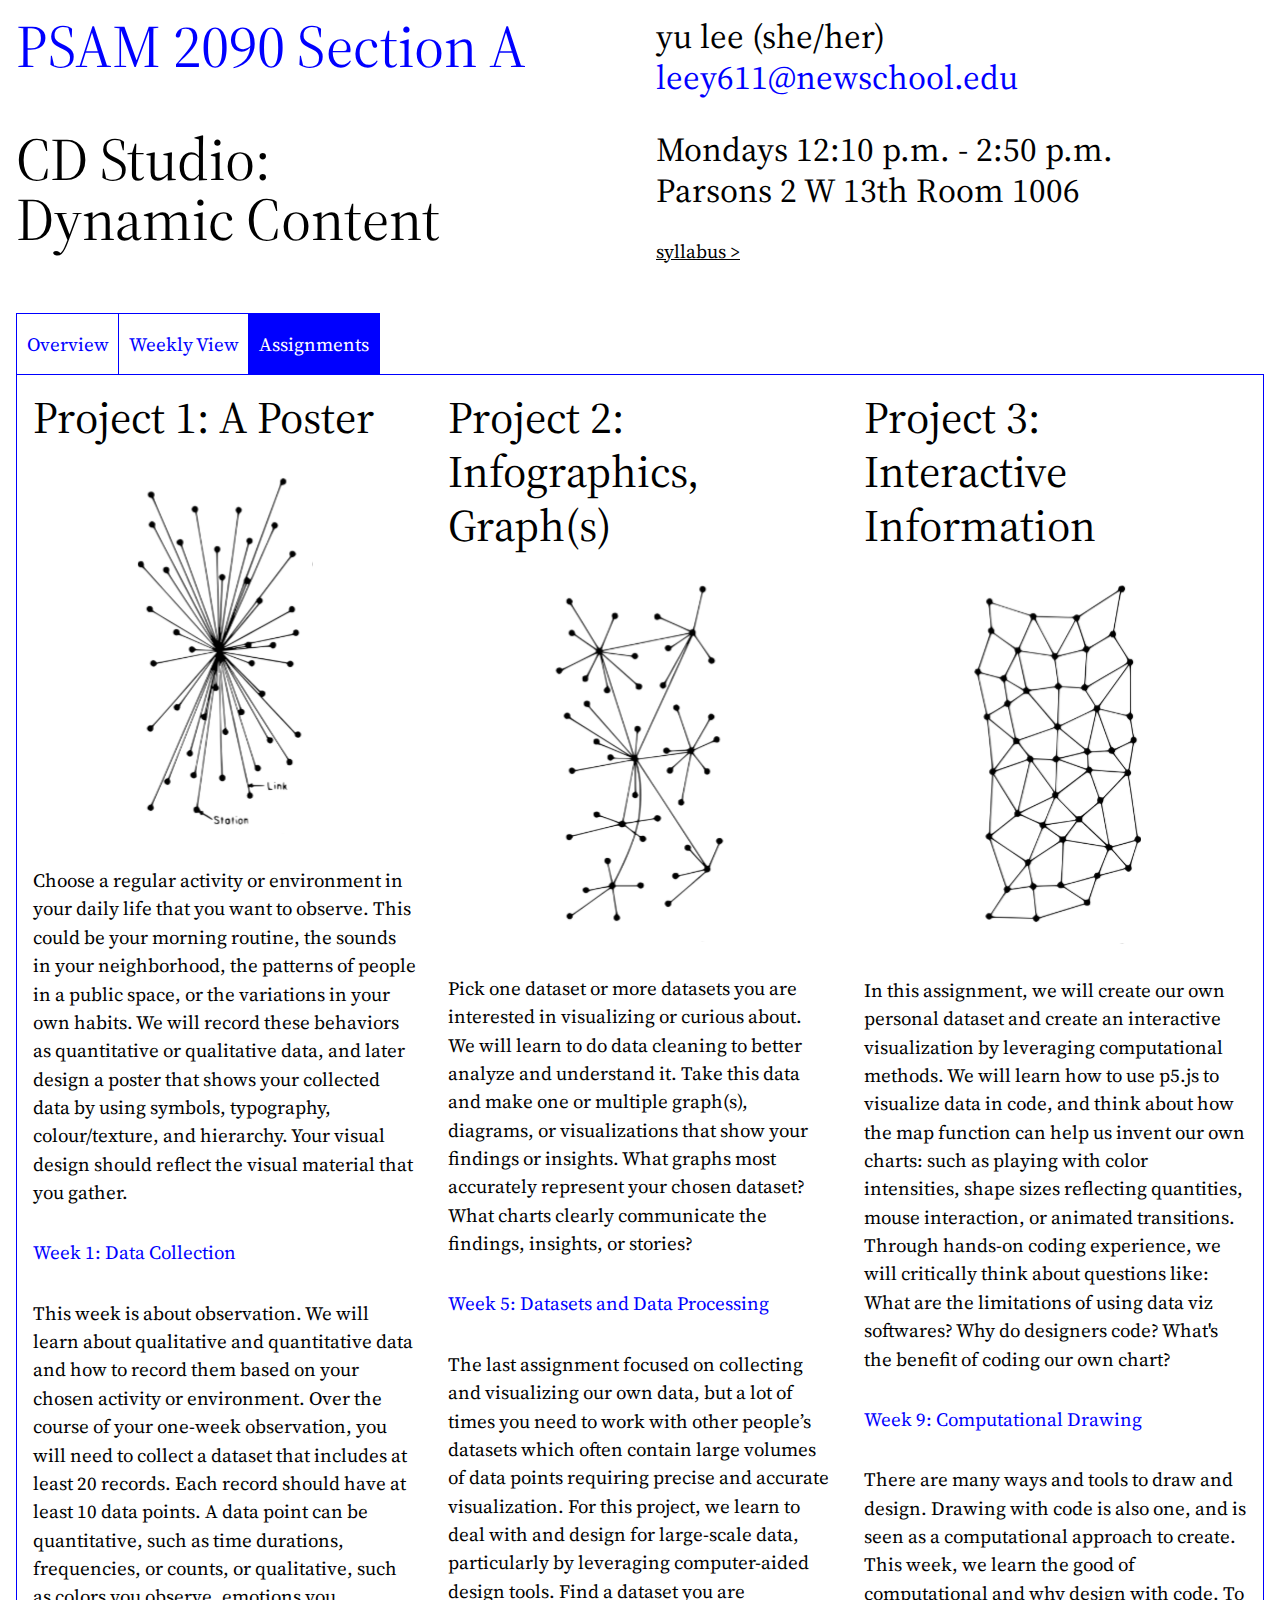
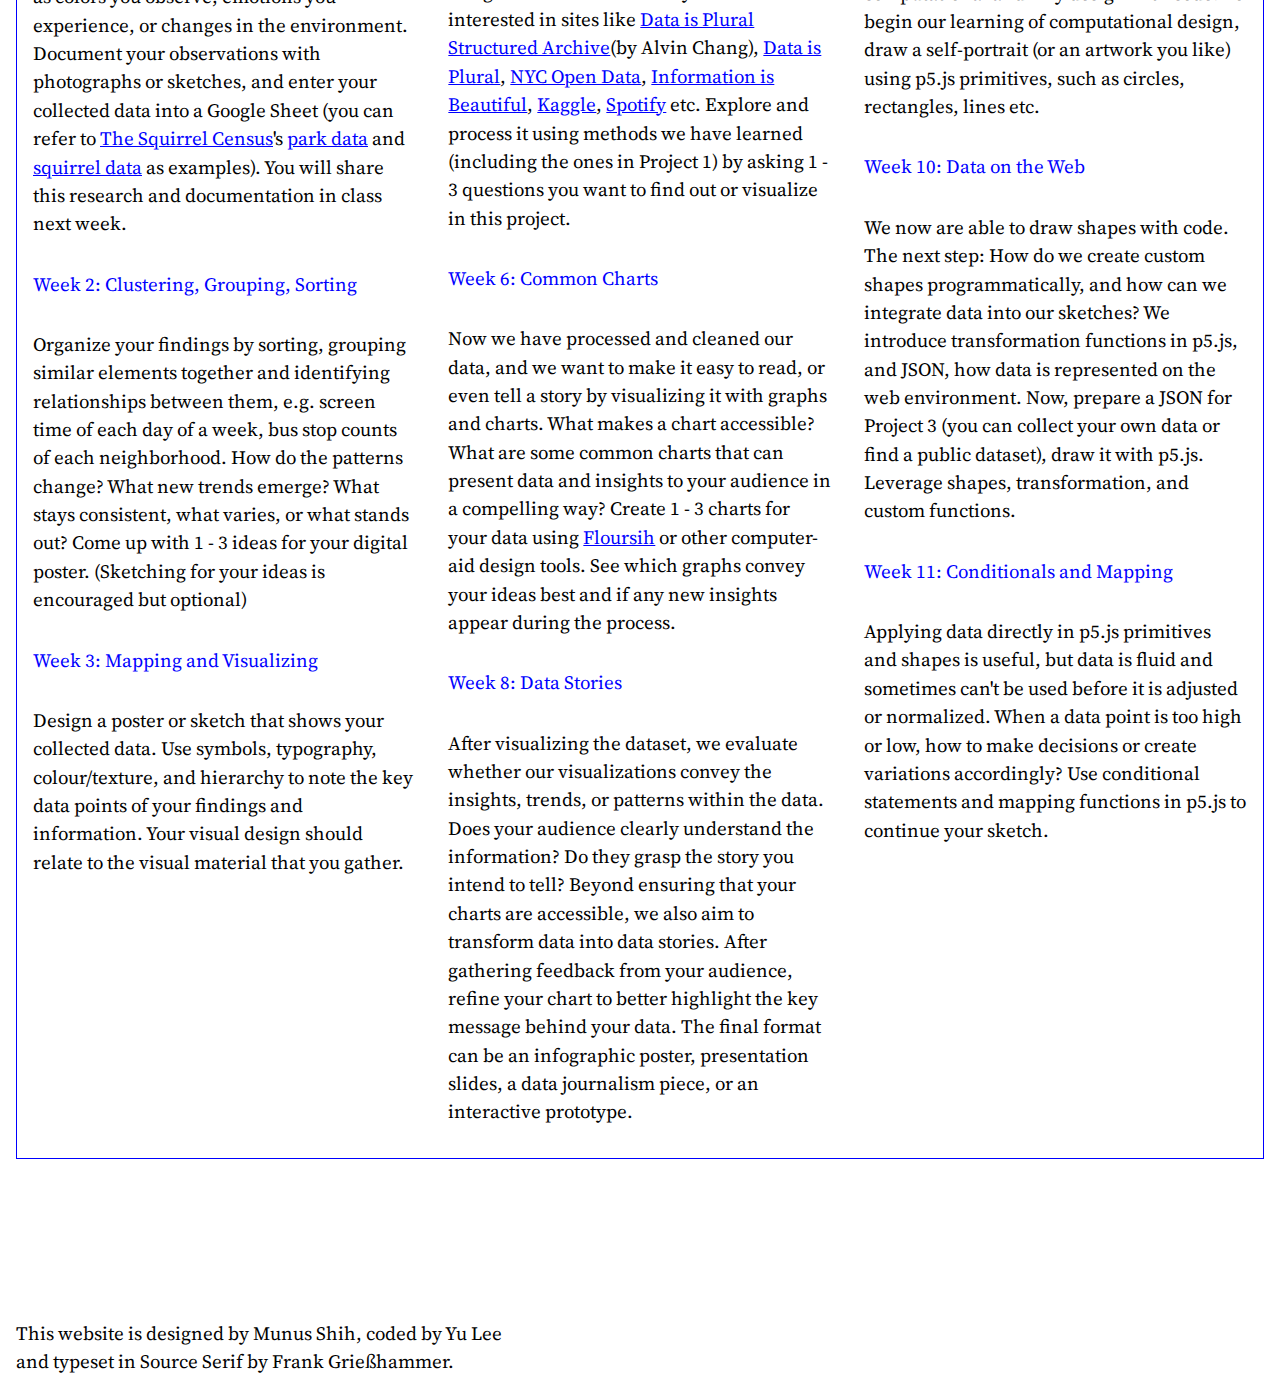
<file: assignments.html>
<!DOCTYPE html>
<html lang="en">
<head>
    <meta charset="UTF-8">
    <meta name="viewport" content="width=device-width, initial-scale=1.0">
    <title>CD Studio: Dynamic Content</title>
    <link rel="icon" type="image/png" href="assets/favicon-96x96.png" sizes="96x96" />
    <link rel="icon" type="image/svg+xml" href="assets/favicon.svg" />
    <link rel="shortcut icon" href="assets/favicon.ico" />
    <link rel="apple-touch-icon" sizes="180x180" href="assets/apple-touch-icon.png" />
    <link rel="manifest" href="/site.webmanifest" />
    <link rel="stylesheet" href="reset.css">
    <link rel="stylesheet" href="styles.css">
</head>
<body>
    <main>
        <header id="info">
            <h2>PSAM 2090 Section A</h2>
            <h1>CD Studio: <br>Dynamic Content</h1>
            <div id="instructor">
                <p>yu lee (she/her)</p>
                <a href="mailto:leey611@newschool.edu" id="email">leey611@newschool.edu</a>
            </div>
            <div id="time">
                <p>Mondays 12:10 p.m. - 2:50 p.m.</p>
                <p id="address">Parsons 2 W 13th Room 1006</p>
                <a href="https://docs.google.com/document/d/1y1c_8YMqfOzJYSxw1i95vxDiTRc-sXv1wdrUGvTXbMs/edit?usp=sharing" id="syllabus" target="_blank">syllabus &#62;</a>
            </div>
        </header>
        <section id="navigation">
            <nav>
                <ul>
                    <li id="overview-tab" ><a href="index.html">Overview</a></li>
                    <li id="weekly-view-tab"><a href="weeks.html">Weekly View</a></li>
                    <li id="assignments-tab"><a href="#" class="current-tab">Assignments</a></li>
                </ul>
            </nav>
            <div id="assignments">
                <div>
                    <h3>Project 1: A Poster</h3>
                    <img src="assets/project1.svg" alt="">
                    <p>Choose a regular activity or environment in your daily life that you want to observe. This could be your morning routine, the sounds in your neighborhood, the patterns of people in a public space, or the variations in your own habits. We will record these behaviors as quantitative or qualitative data, and later design a poster that shows your collected data by using symbols, typography, colour/texture, and hierarchy. Your visual design should reflect the visual material that you gather.</p>
                    <p id="project1-1"><strong>Week 1: Data Collection</strong></p>
                    <p>This week is about observation. We will learn about qualitative and quantitative data and how to record them based on your chosen activity or environment. Over the course of your one-week observation, you will need to collect a dataset that includes at least 20 records. Each record should have at least 10 data points. A data point can be quantitative, such as time durations, frequencies, or counts, or qualitative, such as colors you observe, emotions you experience, or changes in the environment. Document your observations with photographs or sketches, and enter your collected data into a Google Sheet (you can refer to <a href="https://www.thesquirrelcensus.com/data" target="_blank">The Squirrel Census</a>'s <a href="https://www.dropbox.com/scl/fi/7hf5i33slsr5z44c3eues/park-data.csv?rlkey=qfk9bitznqjhxemrqoyrtcdje&e=1&dl=0" target="_blank">park data</a> and <a href="https://www.dropbox.com/scl/fi/is2yaa5gz1of32xo1xwvd/squirrel-data.csv?rlkey=sao5wj2tqd98nzs6rsi5k7ot6&e=1&dl=0" target="_blank">squirrel data</a> as examples). You will share this research and documentation in class next week.</p>
                    <p id="project1-2"><strong>Week 2: Clustering, Grouping, Sorting</strong></p>
                    <p>Organize your findings by sorting, grouping similar elements together and identifying relationships between them, e.g. screen time of each day of a week, bus stop counts of each neighborhood. How do the patterns change? What new trends emerge? What stays consistent, what varies, or what stands out? Come up with 1 - 3 ideas for your digital poster. (Sketching for your ideas is encouraged but optional)</p>
                    <p id="project1-3"><strong>Week 3: Mapping and Visualizing</strong></p>
                    <p>Design a poster or sketch that shows your collected data. Use symbols, typography, colour/texture, and hierarchy to note the key data points of your findings and information. Your visual design should relate to the visual material that you gather.</p>
                </div>
                <div>
                    <h3>Project 2: <br> Infographics, Graph(s)</h3>
                    <img src="assets/project2.svg" alt="">
                    <p>Pick one dataset or more datasets you are interested in visualizing or curious about. We will learn to do data cleaning to better analyze and understand it. Take this data and make one or multiple graph(s), diagrams, or visualizations that show your findings or insights. What graphs most accurately represent your chosen dataset? What charts clearly communicate the findings, insights, or stories?</p>
                    <p id="project2-1"><strong>Week 5: Datasets and Data Processing</strong></p>
                    <p>The last assignment focused on collecting and visualizing our own data, but a lot of times you need to work with other people’s datasets which often contain large volumes of data points requiring precise and accurate visualization. For this project, we learn to deal with and design for large-scale data, particularly by leveraging computer-aided design tools. Find a dataset you are interested in sites like <a href="https://docs.google.com/spreadsheets/d/1wZhPLMCHKJvwOkP4juclhjFgqIY8fQFMemwKL2c64vk/edit?gid=0#gid=0" target="_blank">Data is Plural Structured Archive</a>(by Alvin Chang), <a href="https://www.data-is-plural.com/archive/" target="_blank">Data is Plural</a>, <a href="https://opendata.cityofnewyork.us/data/" target="_blank">NYC Open Data</a>, <a href="https://informationisbeautiful.net/data/" target="_blank">Information is Beautiful</a>, <a href="https://www.kaggle.com/datasets" target="_blank">Kaggle</a>, <a href="https://www.spotify.com/us/account/privacy/?flow_ctx=b0759e4b-56ba-4143-9cb3-fc61e0a7ebe8%3A1723159053" target="_blank">Spotify</a> etc. Explore and process it using methods we have learned (including the ones in Project 1) by asking 1 - 3 questions you want to find out or visualize in this project.</p>
                    <p id="project2-2"><strong>Week 6: Common Charts</strong></p>
                    <p>Now we have processed and cleaned our data, and we want to make it easy to read, or even tell a story by visualizing it with graphs and charts. What makes a chart accessible? What are some common charts that can present data and insights to your audience in a compelling way? Create 1 - 3 charts for your data using <a href="https://flourish.studio/" target="_blank">Floursih</a> or other computer-aid design tools. See which graphs convey your ideas best and if any new insights appear during the process.</p>
                    <p id="project2-3"><strong>Week 8: Data Stories</strong></p>
                    <p>After visualizing the dataset, we evaluate whether our visualizations convey the insights, trends, or patterns within the data. Does your audience clearly understand the information? Do they grasp the story you intend to tell? Beyond ensuring that your charts are accessible, we also aim to transform data into data stories. After gathering feedback from your audience, refine your chart to better highlight the key message behind your data. The final format can be an infographic poster, presentation slides, a data journalism piece, or an interactive prototype.</p>
                </div>
                <div>
                    <h3>Project 3: <br> Interactive Information</h3>
                    <img src="assets/project3.svg" alt="">
                    <p>In this assignment, we will create our own personal dataset and create an interactive visualization by leveraging computational methods. We will learn how to use p5.js to visualize data in code, and think about how the map function can help us invent our own charts: such as playing with color intensities, shape sizes reflecting quantities, mouse interaction, or animated transitions. Through hands-on coding experience, we will critically think about questions like: What are the limitations of using data viz softwares? Why do designers code? What's the benefit of coding our own chart?</p>
                    <p id="project3-1"><strong>Week 9: Computational Drawing</strong></p>
                    <p>There are many ways and tools to draw and design. Drawing with code is also one, and is seen as a computational approach to create. This week, we learn the good of computational and why design with code. To begin our learning of computational design, draw a self-portrait (or an artwork you like) using p5.js primitives, such as circles, rectangles, lines etc.</p>
                    <p id="project3-2"><strong>Week 10: Data on the Web</strong></p>
                    <p>We now are able to draw shapes with code. The next step: How do we create custom shapes programmatically, and how can we integrate data into our sketches? We introduce transformation functions in p5.js, and JSON, how data is represented on the web environment. Now, prepare a JSON for Project 3 (you can collect your own data or find a public dataset), draw it with p5.js. Leverage shapes, transformation, and custom functions.</p>
                    <p id="project3-3"><strong>Week 11: Conditionals and Mapping</strong></p>
                    <p>Applying data directly in p5.js primitives and shapes is useful, but data is fluid and sometimes can't be used before it is adjusted or normalized. When a data point is too high or low, how to make decisions or create variations accordingly? Use conditional statements and mapping functions in p5.js to continue your sketch.</p>
                    <!-- <p><strong>Week 1: Data Collection</strong></p>
                    <p>This week is about observation. We learn about qualitative and quantitative data and how to record them based on your chosen environment. Over the course of your one week observation, you will need to collect at least two datasets. One quantitative: for example, time durations, frequencies, or counts. One qualitative: colors you observe, emotions you experience, or changes in environment. Each dataset should have at least 10 data points. Document your observations with photographs or sketches, and enter your collected data on a google sheet. You will share this research and documentation in class next week.</p>
                    <p><strong>Week 2: Clustering, Grouping, Categorizing</strong></p>
                    <p>Next: select a different scale of the same type of activity or environment. If you tracked your morning routine, look at your entire day. If you observe your neighborhood, expand to your entire borough. Gather 10 more pieces of data about this larger scope. Organize your findings by grouping similar elements together and identifying relationships between them, e.g. screen time each day of a week, bus stop counts of each neighborhood. How do patterns change? What new variables emerge? What stays consistent and what varies?</p> -->
                </div>
            </div>
        </section>

        <footer>
            <p>This website is designed by Munus Shih, coded by Yu Lee and typeset in Source Serif by Frank Grießhammer.</p>
        </footer>
    </main>
</body>
</html>
</file>
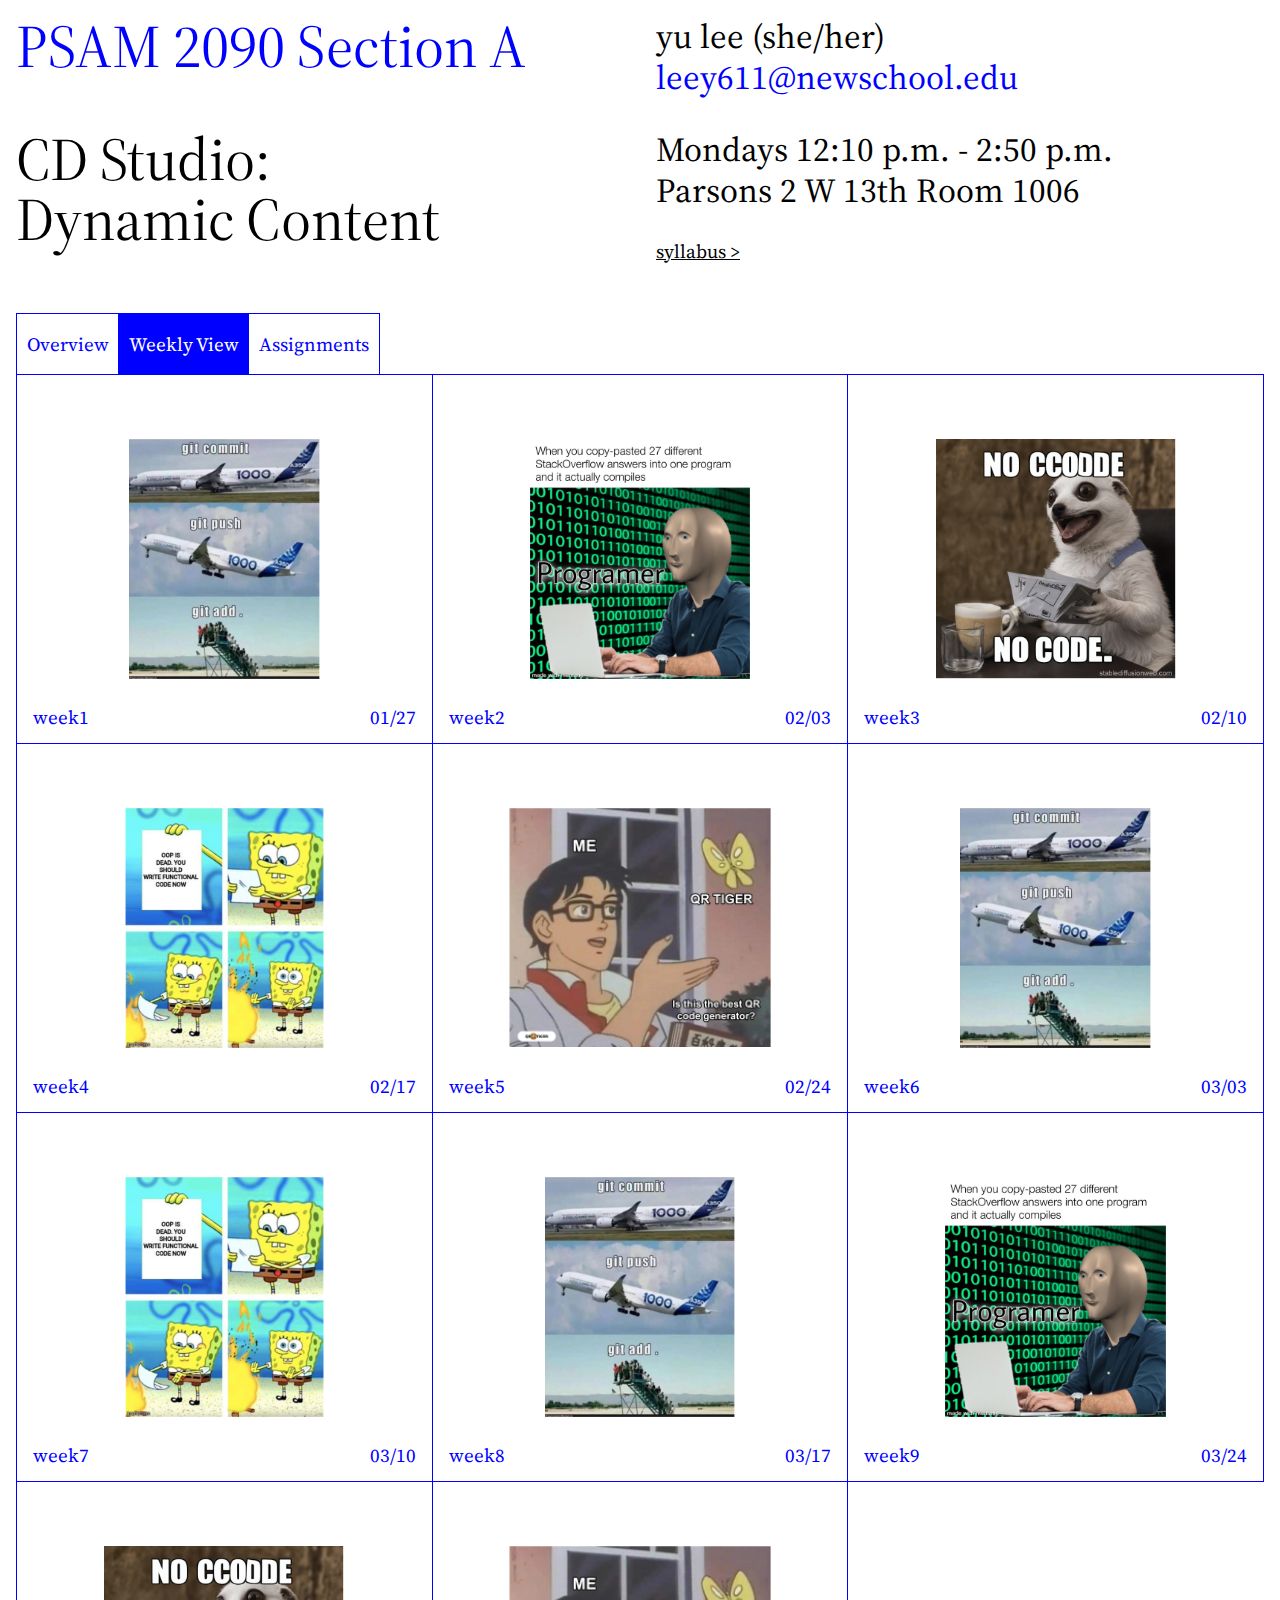
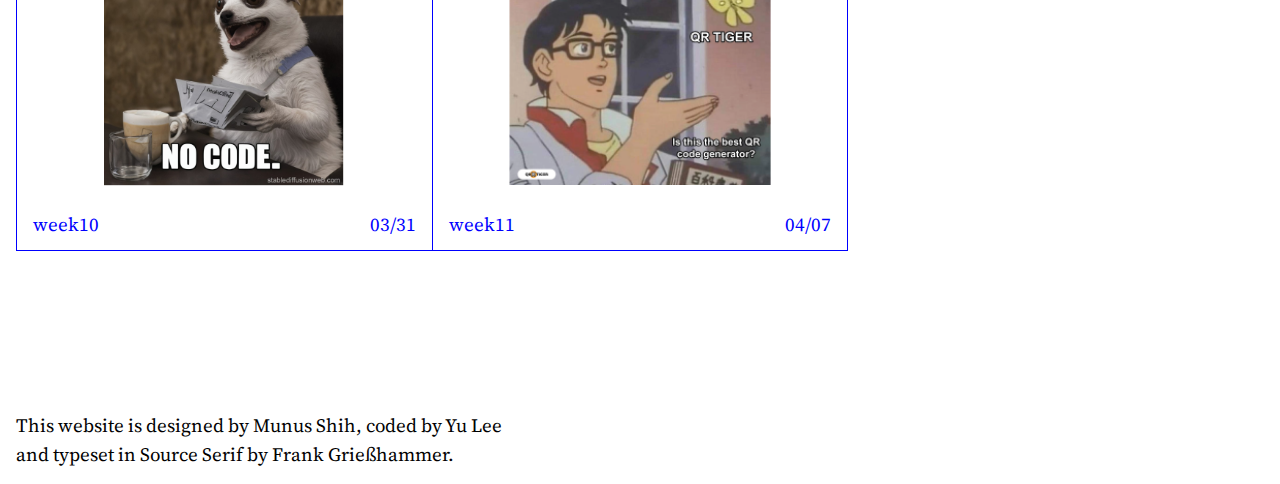
<file: weeks.html>
<!DOCTYPE html>
<html lang="en">
<head>
    <meta charset="UTF-8">
    <meta name="viewport" content="width=device-width, initial-scale=1.0">
    <title>CD Studio: Dynamic Content</title>
    <link rel="icon" type="image/png" href="assets/favicon-96x96.png" sizes="96x96" />
    <link rel="icon" type="image/svg+xml" href="assets/favicon.svg" />
    <link rel="shortcut icon" href="assets/favicon.ico" />
    <link rel="apple-touch-icon" sizes="180x180" href="assets/apple-touch-icon.png" />
    <link rel="manifest" href="/site.webmanifest" />
    <link rel="stylesheet" href="reset.css">
    <link rel="stylesheet" href="styles.css">
</head>
<body>
    <main>
        <header id="info">
            <h2>PSAM 2090 Section A</h2>
            <h1>CD Studio: <br>Dynamic Content</h1>
            <div id="instructor">
                <p>yu lee (she/her)</p>
                <a href="mailto:leey611@newschool.edu" id="email">leey611@newschool.edu</a>
            </div>
            <div id="time">
                <p>Mondays 12:10 p.m. - 2:50 p.m.</p>
                <p id="address">Parsons 2 W 13th Room 1006</p>
                <a href="https://docs.google.com/document/d/1y1c_8YMqfOzJYSxw1i95vxDiTRc-sXv1wdrUGvTXbMs/edit?usp=sharing" id="syllabus" target="_blank">syllabus &#62;</a>
            </div>
        </header>
        <section id="navigation">
            <nav>
                <ul>
                    <li id="overview-tab" ><a href="index.html">Overview</a></li>
                    <li id="weekly-view-tab"><a href="#" class="current-tab">Weekly View</a></li>
                    <li id="assignments-tab"><a href="assignments.html" >Assignments</a></li>
                </ul>
            </nav>
            <div id="weeks">
                <details>
                    <summary>
                        <img src="assets/git_meme.png" alt="git as meme">
                        <div class="week">
                            <p>week1</p>
                            <p>01/27</p>
                        </div>
                    </summary>
                    <div>
                        <p class="slides">~<a href="https://docs.google.com/presentation/d/1rbNllyqMU89b8b0dGcTAnKH8GtHs-7mRggcwijgVIEU/edit?usp=sharing" target="_blank">slides</a>~</p>
                        <ol>
                            <li>
                                Agenda
                                <ul>
                                    <li>Syllabus</li>
                                    <li>Introductions</li>
                                    <li>Lecture: what is data?</li>
                                </ul>
                            </li>
                            
                            <li>
                                Assignment
                                <ul>
                                    <li><a href="assignments.html#project1-1">Project 1.1 Data Collection</a></li>
                                </ul>
                            </li>  
                            <li>
                                Readings
                                <ul>
                                    <li><p><a href="https://giorgialupi.com/data-humanism-my-manifesto-for-a-new-data-wold" target="_blank">Data Humanism</a> by Giorgia Lupi</p></li>
                                    <li><p><a href="https://raley.english.ucsb.edu/wp-content/Engl800/RawData-excerpts.pdf" target="_blank">Raw Data Is An Oxymoron</a> by Lisa Gitelman</p></li>
                                    <li><p>Optional: <a href="https://search.library.newschool.edu/discovery/fulldisplay?context=L&vid=01NYU_TNS:TNS&search_scope=DN_and_CI&tab=Everything&docid=alma9998659899007875" target="_blank">Chp. 1 An Introduction to Self-Tracking, Self-tracking</a>, by Neff, G., & Nafus, D.</p></li>
                                </ul>
                            </li>
                            <li>
                                Resources
                                <ul>
                                    <li><p><a href="https://kit.exposingtheinvisible.org/en/preamble.html" target="_blank">You Are Already an Investigator</a></p></li>
                                    <li><p><a href="http://www.observationalpractices.org/" target="_blank">Observational Practices Lab</a></p></li>
                                    <li><p><a href="https://urbanomnibus.net/2019/11/accessibility-augmented/" target="_blank">Accessibility, Augmented</a> by Chancey Fleet</p></li>
                                </ul>
                            </li>
                        </ol>
                    </div>
                </details>
                <details>
                    <summary>
                        <img src="assets/meme2.png" alt="git as meme">
                        <div class="week">
                            <p>week2</p>
                            <p>02/03</p>
                        </div>
                    </summary>
                    <div>
                        <p class="slides">~<a href="https://docs.google.com/presentation/d/1LIgnISzCFvOtPMkY5K265J24BqcpFdBBpuKYvlkQ_-8/edit?usp=sharing" target="_blank">slides</a>~</p>
                        <ol>
                            <li>
                                Agenda
                                <ul>
                                    <li>Data findings</li>
                                    <li>Lecture: Organizing your data</li>
                                    <li>Grouping and sorting sorting your findings</li>
                                </ul>
                            </li>
                            
                            <li>
                                Assignment
                                <ul>
                                    <li><a href="assignments.html#project1-2">Project 1.2 Clustering, Grouping, Sorting</a></li>
                                </ul>
                            </li>
                            
                            <li>
                                Reading
                                <ul>
                                    <li><p><a href="https://manovich.net/content/04-projects/106-data/manovich.data_article.2020.pdf" target="_blank">Representing Phenomena as Data</a> by Lev Manovich</p></li>
                                    <li><p><a href="https://search.library.newschool.edu/permalink/01NYU_TNS/1njc0pr/alma9998659899007875" target="_blank">Chp.3 Making Sense of Data, Self-tracking</a> by Neff, G., & Nafus, D.</p></li>
                                </ul>
                            </li>
                        </ol>
                    </div>
                </details>
                <details>
                    <summary>
                        <img src="assets/meme3.png" alt="git as meme">
                        <div class="week">
                            <p>week3</p>
                            <p>02/10</p>
                        </div>
                    </summary>
                    <div>
                        <p class="slides">~<a href="https://docs.google.com/presentation/d/1s3UdyGDp6l2lulEOp0Q9P3PZD1vaUz-AgrOf_Neua3s/edit?usp=sharing" target="_blank">slides</a>~</p>
                        <ol>
                            <li>
                                Agenda
                                <ul>
                                    <li>Project #1 Critique</li>
                                    <li>Lecture: Mapping your data</li>
                                </ul>
                            </li>
                            
                            <li>
                                Assignment
                                <ul>
                                    <li><a href="assignments.html#project1-3">Project 1.3 Mapping and Visualizing</a></li>
                                </ul>
                            </li>
                            
                            <li>
                                Reading
                                <ul>
                                    <li><p><a href="https://medium.com/@federicafragapane/visualizing-the-shape-of-dreams-for-google-trends-5164c3c4e382" target="_blank">Visualizing the Shape of Dreams for Google Trends</a> by Federica Fragapane</p></li>
                                    <li><p><a href="https://link.springer.com/book/10.1007/978-3-031-33786-4" target="_blank">Chp. 2-3 Visualising Safety, an Exploration : Drawings, Pictures, Images, Videos and Movies</a> by Le Coze, J.-C., & Reiman, T.</p></li>
                                </ul>
                            </li>
                        </ol>
                    </div>       
                </details>
                <details>
                    <summary>
                        <img src="assets/meme4.png" alt="git as meme">
                        <div class="week">
                            <p>week4</p>
                            <p>02/17</p>
                        </div>
                    </summary>
                </details>
                <details>
                    <summary>
                        <img src="assets/meme5.png" alt="git as meme">
                        <div class="week">
                            <p>week5</p>
                            <p>02/24</p>
                        </div>
                    </summary>
                    <div>
                        <p class="slides">~<a href="https://docs.google.com/presentation/d/1lrpOhRmlnQjyXsTGVk8GEz4E9OdT7G9uZzgYYuSSVhA/edit?usp=sharing" target="_blank">slides</a>~</p>
                        <ol>
                            <li>
                                Agenda
                                <ul>
                                    <li>Project #1 Final critique</li>
                                    <li>Kickoff Project #2</li>
                                    <li>Lecture: Dealing with large-scale data</li>
                                </ul>
                            </li>
                            
                            <li>
                                Assignment
                                <ul>
                                    <li><a href="assignments.html#project2-1">Project 2.1 Datasets and Data Processing</a></li>
                                </ul>
                            </li>
                            
                            <li>
                                Reading
                                <ul>
                                    <li><p><a href="https://www.econ.upf.edu/~michael/visualdata/tufte-aesthetics_and_technique.pdf" target="_blank">The Visual Display of Quantitative Information</a> by Edward R. Tufte</p></li>
                                </ul>
                            </li>
                        </ol>
                    </div>    
                </details>
                <details>
                    <summary>
                        <img src="assets/git_meme.png" alt="git as meme">
                        <div class="week">
                            <p>week6</p>
                            <p>03/03</p>
                        </div>
                    </summary>
                    <div>
                        <p class="slides">~<a href="https://docs.google.com/presentation/d/1f8XH3ZgQfv7NdHKTJYXAfHep324_rS8n_U47nPYqTN0/edit?usp=sharing" target="_blank">slides</a>~</p>
                        <ol>
                            <li>
                                Agenda
                                <ul>
                                    <li>Project #2: Data findings</li>
                                    <li>Lecture: Common charts and graphs</li>
                                    <li>Workshop: Intro to Flourish</li>
                                </ul>
                            </li>
                            
                            <li>
                                Assignment
                                <ul>
                                    <li><a href="assignments.html#project2-2">Project 2.2 Common Charts</a></li>
                                </ul>
                            </li>  
                            <li>
                                Readings
                                <ul>
                                    <li><p><a href="https://medium.com/accurat-in-sight/the-architecture-of-a-data-visualization-470b807799b4" target="_blank">The architecture of a data visualization</a> by Giorgia Lupi</p></li>
                                    <li><p><a href="https://datajournalism.com/read/longreads/the-unspoken-rules-of-visualisation" target="_blank">The Unspoken Rules of Data Visualization</a> by Kaiser Fung</p></li>
                                    <li><p>Optional: <a href="https://vita.had.co.nz/papers/layered-grammar.pdf" target="_blank">A Layered Grammar of Graphics</a> by Hadley Wickham</p></li>
                                </ul>
                            </li>
                            <li>
                                Resources
                                <ul>
                                    <li><p><a href="https://pudding.cool/" target="_blank">The Pudding</a></p></li>
                                    <li><p><a href="https://informationisbeautiful.net/" target="_blank">Information Is Beautiful</a></p></li>
                                    <li><p><a href="https://kontinentalist.com/stories" target="_blank">Kontinentalist</a></p></li>
                                    <li><p><a href="https://www.rawgraphs.io/" target="_blank">RAWGraphs</a></p></li>
                                </ul>
                            </li>
                        </ol>
                    </div>
                </details>
                <details>
                    <summary>
                        <img src="assets/meme4.png" alt="git as meme">
                        <div class="week">
                            <p>week7</p>
                            <p>03/10</p>
                        </div>
                    </summary>
                </details>
                <details>
                    <summary>
                        <img src="assets/git_meme.png" alt="git as meme">
                        <div class="week">
                            <p>week8</p>
                            <p>03/17</p>
                        </div>
                    </summary>
                    <div>
                        <p class="slides">~<a href="https://docs.google.com/presentation/d/1Wb9iUljgm0NVXeeFhprVlR7KZ0NM-sfBvEc6VJdATIE/edit?usp=sharing" target="_blank">slides</a>~</p>
                        <ol>
                            <li>
                                Agenda
                                <ul>
                                    <li>Project #2: Critique</li>
                                    <li>Lecture: Data stories</li>
                                    <li>Individual check-in</li>
                                </ul>
                            </li>
                            
                            <li>
                                Assignment
                                <ul>
                                    <li><a href="assignments.html#project2-3">Project 2.3 Data Stories</a></li>
                                </ul>
                            </li>  
                           
                            <li>
                                Resources
                                <ul>
                                    <li><p><a href="https://flourish.studio/visualisations/scrollytelling/">Flourish Scrollytelling</a></p></li>
                                    <li><p><a href="https://colorbrewer2.org/#type=sequential&scheme=BuGn&n=3">Color Brewer</a></p></li>
                                    <li><p><a href="https://alvinschang.com/">Alvin Chang</a></p></li>
                                    <li><p><a href="https://umi.codes/">Umi Syam</a></p></li>
                                    <li><p><a href="https://sawyer.codes/">Sawyer Click</a></p></li>
                                    <li><p><a href="https://www.youtube.com/@Vox">Vox</a></p></li>
                                    <li><p><a href="https://pudding.cool/" target="_blank">The Pudding</a></p></li>
                                    <li><p><a href="https://informationisbeautiful.net/" target="_blank">Information Is Beautiful</a></p></li>
                                    <li><p><a href="https://kontinentalist.com/stories" target="_blank">Kontinentalist</a></p></li>
                                    <li><p><a href="https://www.rawgraphs.io/" target="_blank">RAWGraphs</a></p></li>
                                </ul>
                            </li>
                        </ol>
                    </div>
                </details>
                <details>
                    <summary>
                        <img src="assets/meme2.png" alt="git as meme">
                        <div class="week">
                            <p>week9</p>
                            <p>03/24</p>
                        </div>
                    </summary>
                    <div>
                        <p class="slides">~<a href="https://docs.google.com/presentation/d/11Cvyiu-trWlghd_zKU8dXOIg8trvq9y-Q54GJCeuiEo/edit?usp=sharing" target="_blank">slides</a>~</p>
                        <ol>
                            <li>
                                Agenda
                                <ul>
                                    <li>Project #2 Critique</li>
                                    <li>Project #3 Kickoff</li>
                                    <li>Lecture: Intro to computational and p5.js</li>
                                    <li>Workshop: p5.js primitives</li>
                                </ul>
                            </li>
                            
                            <li>
                                Assignment
                                <ul>
                                    <li><a href="assignments.html#project3-1">Project 3.1 Computational Drawing</a></li>
                                </ul>
                            </li>
                            
                            <li>
                                Resources/Tutorials
                                <ul>
                                    <li><p><a href="https://www.youtube.com/watch?v=D1ELEeIs0j8&list=PLglp04UYZK_PrN6xWo_nJ-8kzyXDyFUwi&index=2" target="_blank">p5.js Basics of drawing</a> by The Coding Train</p></li>
                                    <li><p><a href="https://www.youtube.com/watch?v=o5t7PxRJSXk" target="_blank">Learn p5.js for Creative Coding</a> by Patt Vira</p></li>
                                    <li><p><a href="https://www.youtube.com/watch?v=dRhXIIFp-ys" target="_blank">Variables</a> by The Coding Train</p></li>
                                    <li><p><a href="https://www.youtube.com/watch?v=SFAQ9cn5ImE" target="_blank">For Loop</a> by Patt Vira</p></li>
                                    <li><p><a href="https://openprocessing.org/" target="_blank">OpenProcessing</a></p></li>
                                    <li><p><a href="https://p5js.org/reference/" target="_blank">p5.js reference</a></p></li>
                                </ul>
                            </li>
                        </ol>
                    </div>
                </details>
                <details>
                    <summary>
                        <img src="assets/meme3.png" alt="git as meme">
                        <div class="week">
                            <p>week10</p>
                            <p>03/31</p>
                        </div>
                    </summary>
                    <div>
                        <p class="slides">~<a href="https://docs.google.com/presentation/d/1u8P6m75aABDxTLmC3JPukEtkEDJEVPAqtKZSHA4JVCQ/edit?usp=sharing" target="_blank">slides</a>~</p>
                        <ol>
                            <li>
                                Agenda
                                <ul>
                                    <li>Project #2 Critique</li>
                                    <li>Workshop: Transformation in p5.js</li>
                                    <li>Workshop: Drawing with data</li>
                                </ul>
                            </li>
                            
                            <li>
                                Assignment
                                <ul>
                                    <li><a href="assignments.html#project3-2">Project 3.2 Data on the Web</a></li>
                                </ul>
                            </li>
                            
                            <li>
                                Tutorials/Resources
                                <ul>
                                    <li><p><a href="https://editor.p5js.org/joanneamarisa/sketches/oZ4wS-YgL" target="_blank">Data Garden</a></p> by The Data Garden Project</li>
                                    <li><p><a href="https://www.youtube.com/playlist?list=PLQOYjD_l2fgCefrH6GKUVWajYcaC0QcGe" target="_blank">Transformations in p5.js</a> by The Data Garden Project</p></li>
                                    <li><p><a href="https://www.youtube.com/watch?v=H9PeFYqi-V0" target="_blank">Translate and Rotate in p5.js: How to Code Generative Art</a> by Steve's Makerspace</p></li>
                                    <li><p><a href="https://www.youtube.com/playlist?list=PLQOYjD_l2fgA6Gmn8YqqoTg2oZDykD0l3" target="_blank">Functions and loops in p5.js</a> by The Data Garden Project</p></li>
                                    <li><p><a href="https://www.youtube.com/playlist?list=PLQOYjD_l2fgCSNoQmzr8V0K5M5duZSPfi" target="_blank">Drawing with data</a> by The Data Garden Project</p></li>
                                    <li><p><a href="https://www.youtube.com/playlist?list=PLyRZnpOSgMj3K8AV2I6UldnvTj6d_Zrf0" target="_blank">designing generative systems w/ p5.js</a> by matthew epler</p></li>
                                    <li><p><a href="https://s3.amazonaws.com/2b.andydayton.com/readings/molnar-aesthetic.pdf" target="_blank">Toward Aesthetic Guidelines for Paintings with the Aid of a Computer</a> by Vera Molnar</p></li>
                                    
                                </ul>
                            </li>
                        </ol>
                    </div>       
                </details>
                <details>
                    <summary>
                        <img src="assets/meme5.png" alt="git as meme">
                        <div class="week">
                            <p>week11</p>
                            <p>04/07</p>
                        </div>
                    </summary>
                    <div>
                        <p class="slides">~<a href="https://docs.google.com/presentation/d/10WOwxReLhWuCIznz6owe0OXW5mVjIKoFZaS3F5jEdPQ/edit?usp=sharing" target="_blank">slides</a>~</p>
                        <ol>
                            <li>
                                Agenda
                                <ul>
                                    <li>Lecture: Conditionals and Mapping</li>
                                    <li>Workshop: Creating variations with conditionals and mapping</li>
                                </ul>
                            </li>
                            
                            <li>
                                Assignment
                                <ul>
                                    <li><a href="assignments.html#project3-3">Project 3.3 Conditionals and Mapping</a></li>
                                </ul>
                            </li>
                            
                            <li>
                                Tutorials/Resources
                                <ul>
                                    <li><p><a href="https://www.youtube.com/watch?v=btVdEgjooGE" target="_blank">Conditionals (If, Else If, Else) - Creative Coding with p5.js</a></p> by Patt Vira</li>
                                    <li><p><a href="https://www.youtube.com/watch?v=r2S7j54I68c" target="_blank">Else and Else if, AND and OR - p5.js Tutorial</a></p> by The Coding Train</li>
                                    <li><p><a href="https://www.youtube.com/watch?v=nicMAoW6u1g" target="_blank">The map() Function - p5.js Tutorial</a></p> by The Coding Train</li>
                                    <li><p><a href="https://www.youtube.com/watch?v=K1yMakbnWOs" target="_blank">map() - p5.js Tutorial</a></p> by Xin Xin</li>
                                    <li><p><a href="https://www.youtube.com/watch?v=lPgscmgxcH0" target="_blank">p5.js Coding Tutorial | Color Gradient Animation (lerpColor Function)</a></p> by Patt Vira</li>
                                    <li><p><a href="https://p5js.org/reference/p5/lerpColor/" target="_blank">lerpColor()</a></p></li>
                                    
                                </ul>
                            </li>
                        </ol>
                    </div>       
                </details>
            </div>
        </section>

        <footer>
            <p>This website is designed by Munus Shih, coded by Yu Lee and typeset in Source Serif by Frank Grießhammer.</p>
        </footer>
    </main>
</body>
</html>
</file>
<file: styles.css>
@import url('https://fonts.googleapis.com/css2?family=Source+Serif+4:ital,opsz,wght@0,8..60,200..900;1,8..60,200..900&display=swap');
:root {
    --page-margin: 0rem;
	--page-padding: 1rem;
    --font-family-main: "Source Serif 4", serif;
    --black: #000000;
    --blue: #0000FF;
    --yellow: #ffff00;
    --white: #ffffff;

    --fs-sm: clamp(0.8rem, 0.17vi + 0.76rem, 0.89rem);
    --fs-base: clamp(1rem, 0.34vi + 0.91rem, 1.19rem);
    --fs-md: clamp(1.25rem, 0.61vi + 1.1rem, 1.58rem);
    --fs-lg: clamp(1.56rem, 1vi + 1.31rem, 2.11rem);
    --fs-xl: clamp(1.95rem, 1.56vi + 1.56rem, 2.81rem);
    --fs-xxl: clamp(2.44rem, 2.38vi + 1.85rem, 3.75rem);
    --fs-xxxl: clamp(3.05rem, 3.54vi + 2.17rem, 5rem);
    --font-weight-semibold: 600;
}

body {
    font-family: var(--font-family-main);
    overflow-x: hidden;
}

main {
    width: 100%;
    max-width: 1600px;
    margin: auto;
    
}

h1, h2 {
    font-size: var(--fs-xxl);
}

h3 {
    font-size: var(--fs-xl);
    display: flex;
    gap: 0 0.6rem;
    align-items: center;
    span {
        display: flex;
        justify-content: center;
        align-items: center;
        font-size: var(--fs-md);
        background-color: var(--blue);
        color: var(--white);
        width: var(--fs-lg);
        height: var(--fs-lg);
        text-align: center;
        border-radius: 50%;
    }
}

h1, h2, #instructor, #address, h3, #overview .overview-item, #assignments img {
    margin-bottom: 2rem;
}

a, h2, .overview-item h3, strong {
    color: var(--blue)
}

img {
    display: block;
}

#info p, #email {
    line-height: 1.2;
    font-size: var(--fs-md);
    text-decoration: none;
}

#syllabus {
    color: var(--black);
}

p, a, li {
    font-size: var(--fs-base);
}

nav ul {
    margin: 0;
    padding: 0;
    display: flex;
    a {
        display: block;
        text-decoration: none;
        padding: 1rem 0.6rem;
    }
    li {
        /* padding: 1rem 0.6rem; */
        color: var(--blue);
        cursor: pointer;
        border: 1px solid var(--blue);
        border-bottom: none;
        /* a {
            text-decoration: none;
        } */
    }
    
    li:not(:last-child) {
        border-right: none;
    }
    .current-tab {
        background-color: var(--blue);
        color: var(--white);
    }
    
}

#p5sketch, #assignments {
    border: 1px solid var(--blue);
}
#p5sketch {
    margin: 0;
    padding: 0;
    display: flex;
    
    justify-content: center;
    width: 100%;
    aspect-ratio: 16 / 6;
}

canvas {
    display: block;
    max-width: 100%;
    max-height: 10rem;
    width: auto;
    object-fit: contain;
}

section, footer, header {
    padding: var(--page-padding) var(--page-padding);
}

#overview p, #assignments p {
    margin-bottom: 1rem;
    
}

#overview p:has( > b), #assignments p:has( > strong) {
    margin: 2rem 0;
    /* margin-bottom: 2rem; */
}

#overview ol {
    list-style-type: decimal;
    padding-left: 1.3rem;
}

#overview p, #overview li, footer p, ul li, ol li, #assignments p {
    line-height: 1.5;
}

.overview-item p, .overview-item li, footer p {
    max-width: 90%;
}

b {
    font-weight: var(--font-weight-semibold);
}

footer p {
    margin-top: 8rem;
    max-width: 32rem;
}

#weeks, #assignments {
    display: grid;
}
#weeks {
    grid-template-columns: repeat(auto-fit, minmax(320px, 1fr));
    border-top: 1px solid var(--blue);
    border-left: 1px solid var(--blue);
}
/* weeks.html */
#weeks details {
    border-right: 1px solid var(--blue);
    /* border-bottom: 1px solid var(--blue); */
    position: relative;
}
#weeks summary {
    border-bottom: 1px solid var(--blue);
    padding: 4rem;
    display: flex;
    justify-content: center;
    align-items: center;
    position: relative;
    cursor: pointer;
    height: 15rem;
    .week {
        color: var(--blue);
        display: flex;
        justify-content: space-between;
        width: 100%;
        /* padding: 0 1rem; */
        position: absolute;
        bottom: 0;
        left: 0;
        /* padding: 0.5rem; */
        z-index: 2;
        p {
            padding: 1rem;
        }
    }
    img {
        
        display: block;
        /* width: 100%; */
        /* max-width: 90%; */
        /* max-width: 15rem; */
        /* width: 100%; */
        /* height: 20rem; */
        height: 100%;
    }
}
#weeks summary:hover {
    background-color: var(--blue);
    .week {
        color: var(--white)
    }
    
}
#weeks details > div {
    /* padding: 1rem; */
    .slides {
        padding: 1rem;
    }
    color: var(--black);
    background-color: var(--white);
    width: 100%;
    padding-bottom: 1rem;
    z-index: 1;
    ol {
        padding-left: calc(1.3rem + 1rem);
        > li {
            list-style-type: upper-alpha;
            margin-top: 1rem;
            padding-right: 1rem;
        }
    }

    ul {
        padding-left: 0.5rem;
        list-style-type: disc;
        > li::marker {
            font-size: var(--fs-sm);
        }
    }
    /* ol > li {
        list-style-type: lower-alpha;
    } */
}

/* #weeks details[open] > div {
    position: absolute;
} */

/* assignments.html */
#assignments > div {
    padding: 1rem;
    img {
        width: 50%;
        max-width: 11rem;
        justify-self: center;
    }
}
#assignments h3 {
    line-height: 1.2;
}


/* MEDIA QUERIES */
@media (min-width: 768px) {
    /* #weeks details[open] > div {
        position: absolute;
    } */
}
@media (min-width: 26rem) {
    canvas {
        max-height: 17rem;
    }
}


@media (min-width: 52rem) {
    #info, #overview {
        /* grid-template-columns: repeat(2, 1fr); */
        grid-template-columns: repeat(2, minmax(0, 1fr));;
        display: grid;
        gap: 0 2rem;
    }
    #info {
        h2 {
            grid-area: num;
        }
        h1 {
            grid-area: course;
        }
        #instructor {
            grid-area: instructor;
        }
        #time {
            grid-area: time;
        }
        grid-template-areas: "num instructor"
                             "course time"; 
                    
    }
    #info p, #email {
        font-size: var(--fs-lg);
    }

    canvas {
        max-height: none;
    }

    #overview {
        grid-template-areas: "description outline"
                             "outcomes outline"
                             ". outline";
    }
    .description {
        grid-area: description;
    }
    .outline {
        grid-area: outline;
    }
    .outcomes {
        grid-area: outcomes;
    }
    
    #assignments {
        display: grid;
        grid-template-columns: repeat(3, minmax(0, 1fr));
    }
    
}

@media (min-width: 90rem) {
    canvas {
        max-height: none;
    }
}
</file>
